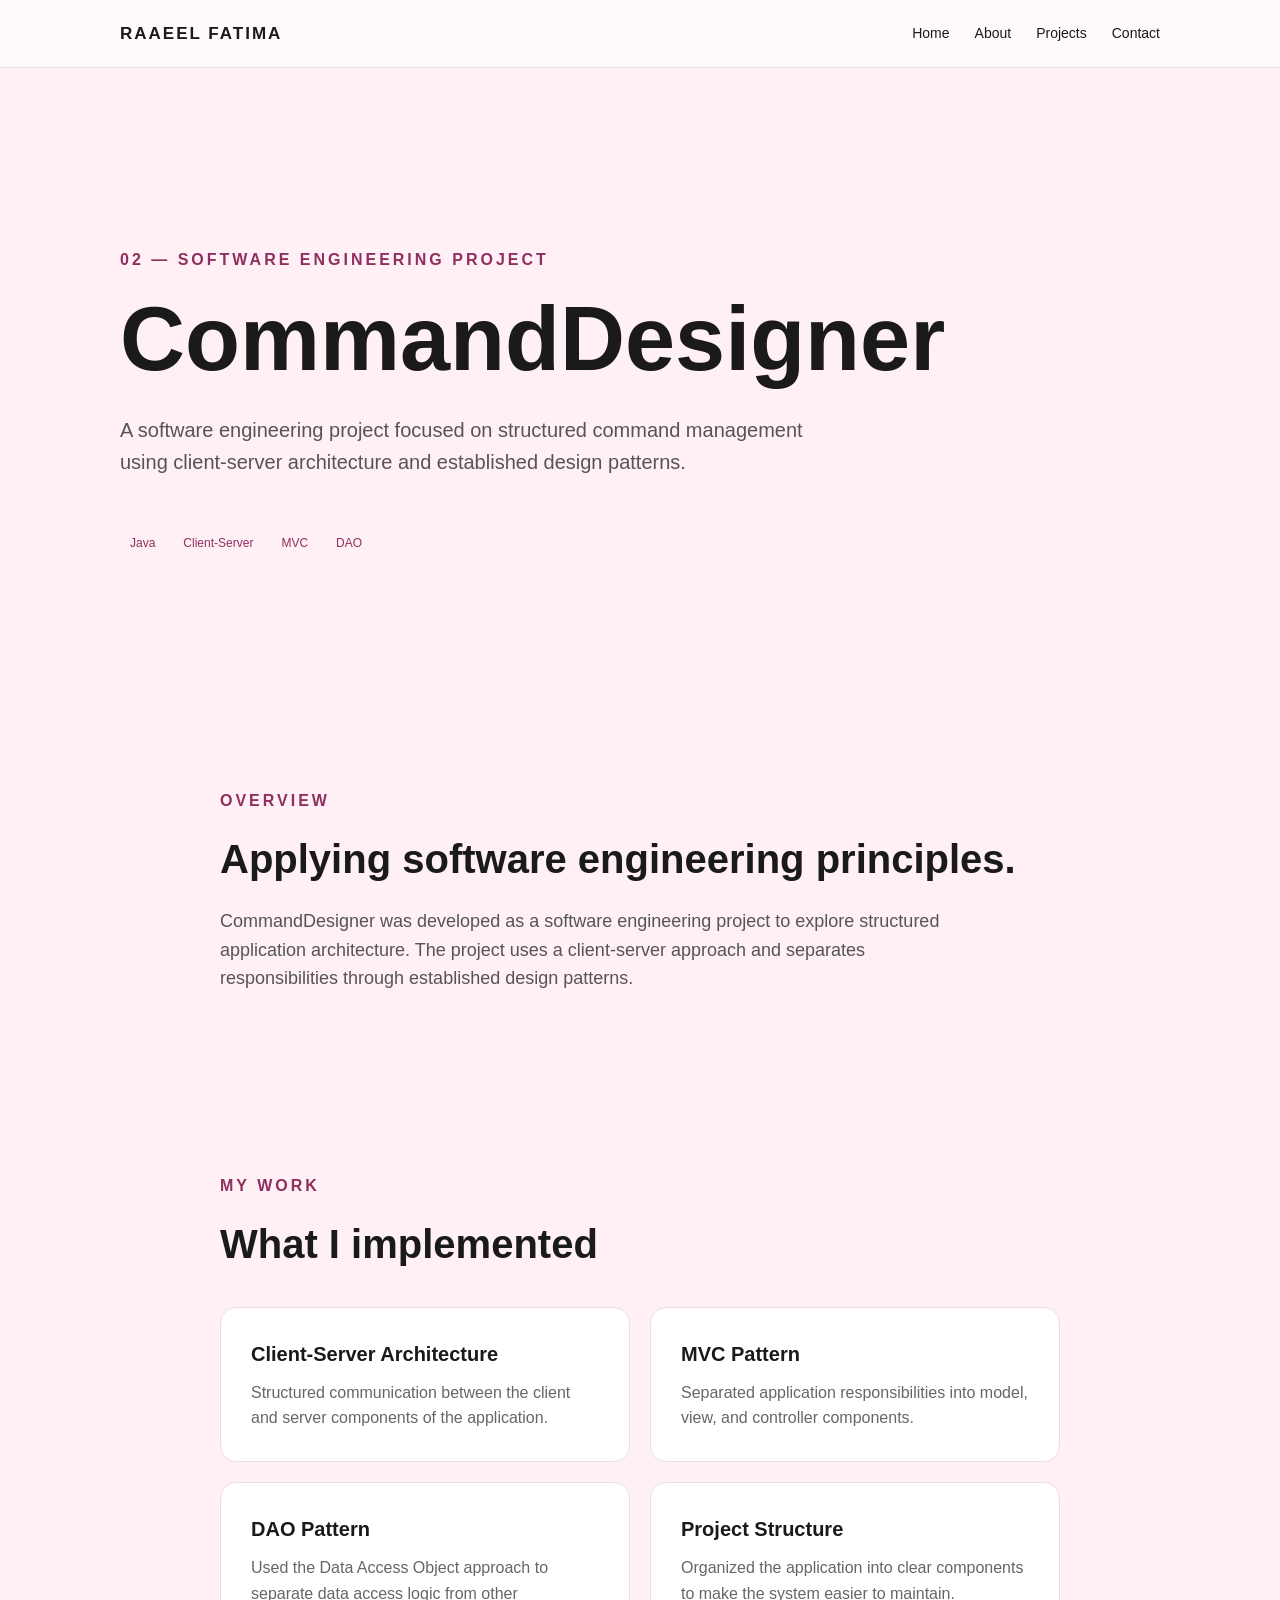
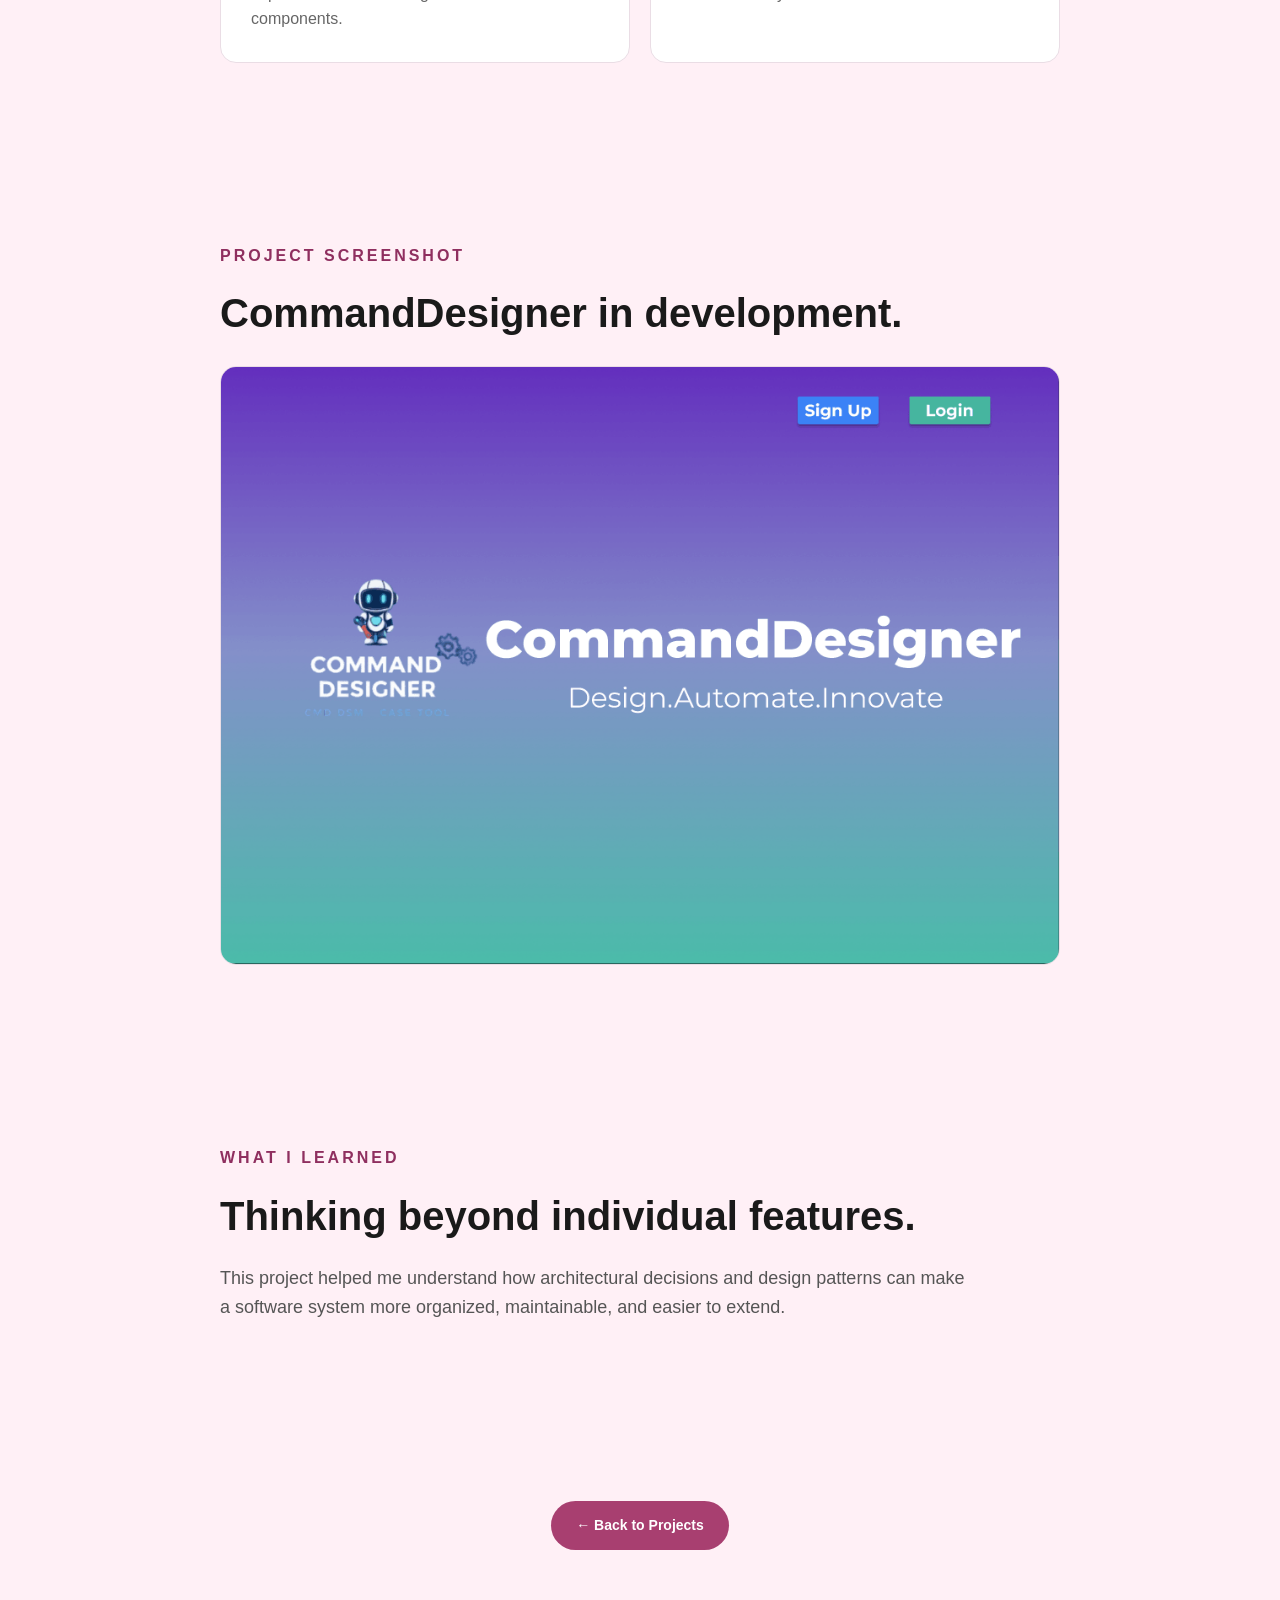
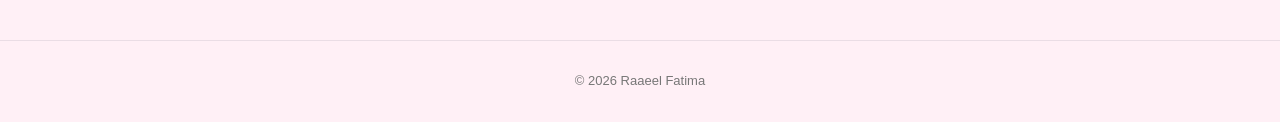
<file: commanddesigner.html>
<!DOCTYPE html>
<html lang="en">
<head>
    <meta charset="UTF-8">
    <meta name="viewport" content="width=device-width, initial-scale=1.0">

    <title>CommandDesigner — Raaeel Fatima</title>

    <meta name="description" content="CommandDesigner is a software engineering project built using client-server architecture, MVC, and DAO patterns by Raaeel Fatima.">

    <!-- Favicon -->
    <link rel="icon" type="image/png" href="favicon.png">

    <!-- Open Graph / Social Sharing -->
    <meta property="og:title" content="CommandDesigner — Raaeel Fatima">
    <meta property="og:site_name" content="Raaeel Fatima — Portfolio">
    <meta property="og:description" content="CommandDesigner is a software engineering project built using client-server architecture, MVC, and DAO patterns by Raaeel Fatima.">
    <meta property="og:type" content="website">
    <meta property="og:image" content="https://raaeel-portfolio.vercel.app/casetool.png">
    <meta property="og:image:width" content="994">
    <meta property="og:image:height" content="708">
    <meta property="og:url" content="https://raaeel-portfolio.vercel.app/commanddesigner.html">

    <!-- Twitter / X -->
    <meta name="twitter:card" content="summary_large_image">
    <meta name="twitter:title" content="CommandDesigner — Raaeel Fatima">
    <meta name="twitter:description" content="CommandDesigner is a software engineering project built using client-server architecture, MVC, and DAO patterns by Raaeel Fatima.">
    <meta name="twitter:image" content="https://raaeel-portfolio.vercel.app/casetool.png">

    <link rel="stylesheet" href="style.css">
</head>

<body>

    <header>
        <nav>
            <a href="index.html" class="logo">RAAEEL FATIMA</a>

            <div class="nav-links">
                <a href="index.html">Home</a>
                <a href="index.html#about">About</a>
                <a href="index.html#projects">Projects</a>
                <a href="index.html#contact">Contact</a>
            </div>
        </nav>
    </header>


    <main>

        <section class="case-hero">

            <p class="label">02 — SOFTWARE ENGINEERING PROJECT</p>

            <h1>CommandDesigner</h1>

            <p class="case-intro">
                A software engineering project focused on structured
                command management using client-server architecture
                and established design patterns.
            </p>

            <div class="project-meta">
                <span>Java</span>
                <span>Client-Server</span>
                <span>MVC</span>
                <span>DAO</span>
            </div>

        </section>


        <section class="case-section">

            <p class="label">OVERVIEW</p>

            <h2>Applying software engineering principles.</h2>

            <p>
                CommandDesigner was developed as a software engineering
                project to explore structured application architecture.
                The project uses a client-server approach and separates
                responsibilities through established design patterns.
            </p>

        </section>


        <section class="case-section">

            <p class="label">MY WORK</p>

            <h2>What I implemented</h2>

            <div class="case-grid">

                <div>
                    <h3>Client-Server Architecture</h3>
                    <p>
                        Structured communication between the client
                        and server components of the application.
                    </p>
                </div>

                <div>
                    <h3>MVC Pattern</h3>
                    <p>
                        Separated application responsibilities into
                        model, view, and controller components.
                    </p>
                </div>

                <div>
                    <h3>DAO Pattern</h3>
                    <p>
                        Used the Data Access Object approach to
                        separate data access logic from other components.
                    </p>
                </div>

                <div>
                    <h3>Project Structure</h3>
                    <p>
                        Organized the application into clear
                        components to make the system easier to maintain.
                    </p>
                </div>

            </div>

        </section>


        <section class="case-section">

            <p class="label">PROJECT SCREENSHOT</p>

            <h2>CommandDesigner in development.</h2>

            <img
                src="casetool.png"
                alt="CommandDesigner project screenshot"
                class="case-image"
            >

        </section>


        <section class="case-section">

            <p class="label">WHAT I LEARNED</p>

            <h2>Thinking beyond individual features.</h2>

            <p>
                This project helped me understand how architectural
                decisions and design patterns can make a software
                system more organized, maintainable, and easier to extend.
            </p>

        </section>


        <section class="case-section case-navigation">

            <a href="index.html#projects" class="button">← Back to Projects</a>
        </section>

    </main>


    <footer>
        <p>© 2026 Raaeel Fatima</p>
    </footer>

</body>
</html>
</file>
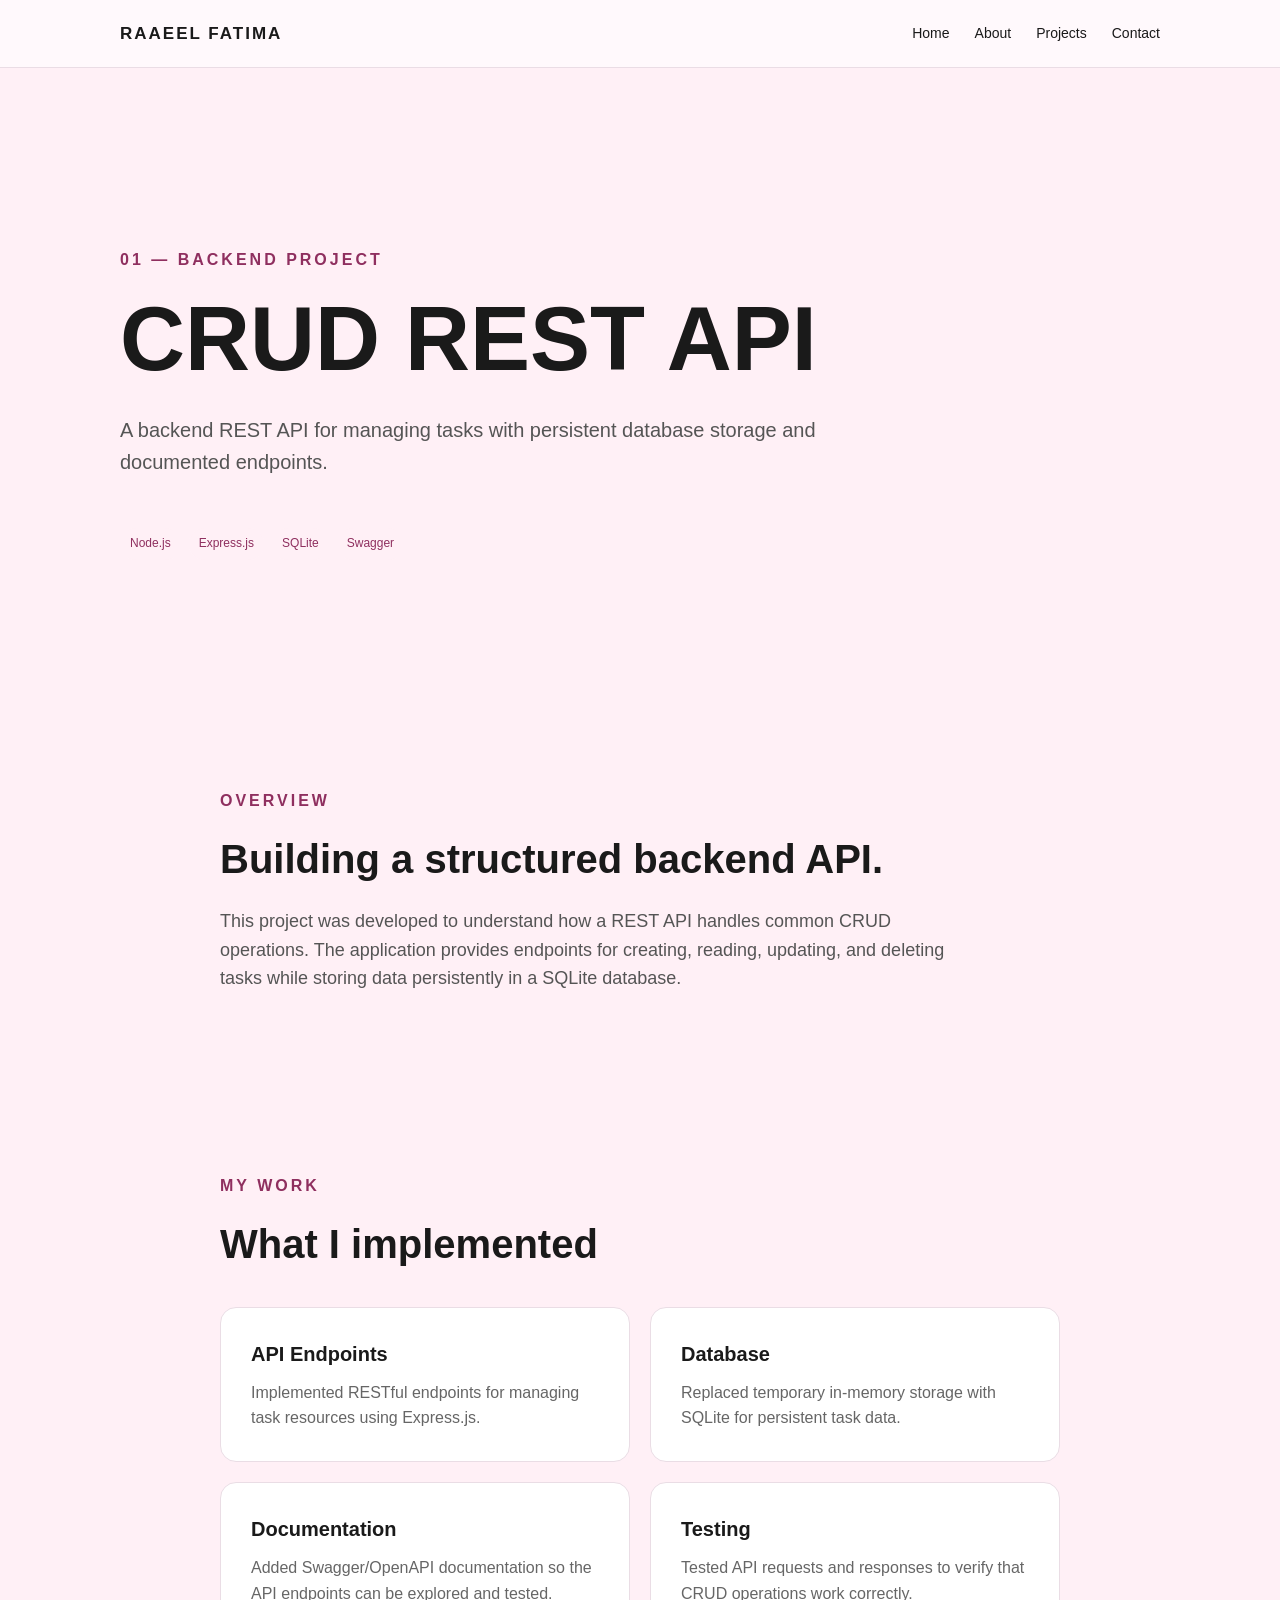
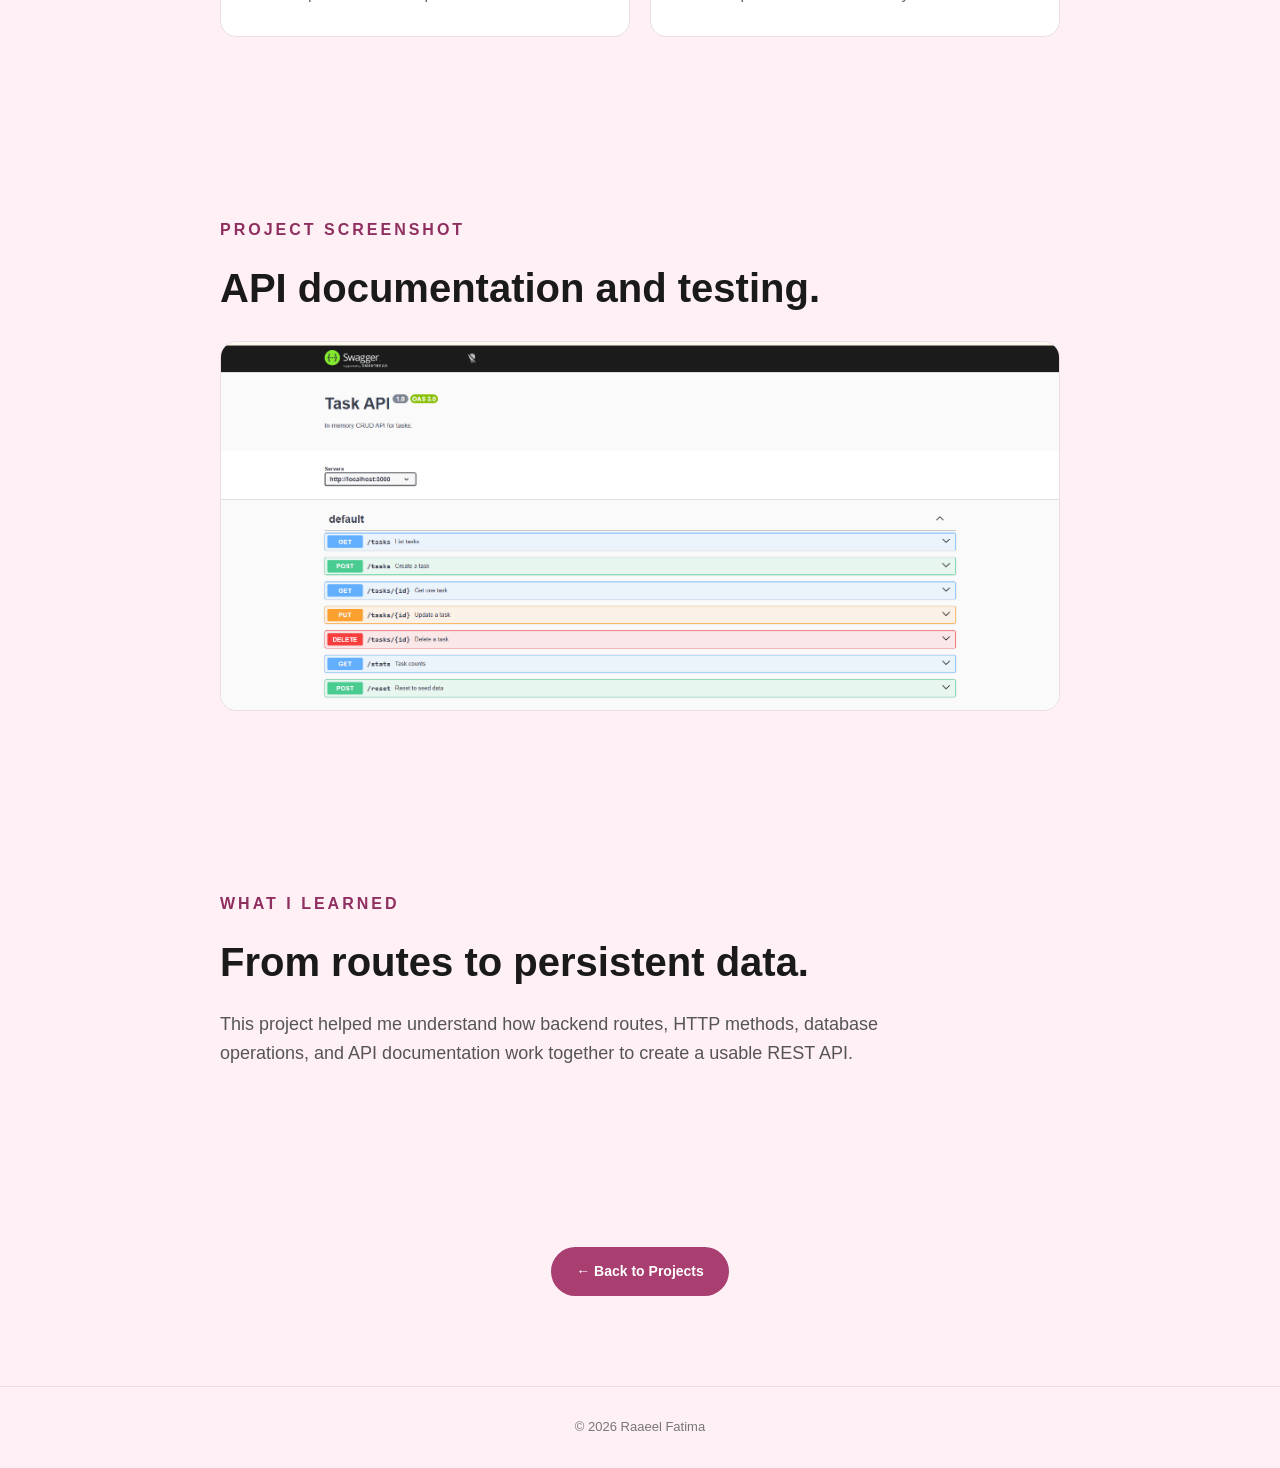
<file: crud-api.html>
<!DOCTYPE html>
<html lang="en">
<head>

    <meta charset="UTF-8">
    <meta name="viewport" content="width=device-width, initial-scale=1.0">

    <title>CRUD API — Raaeel Fatima</title>

    <meta name="description" content="CRUD REST API built with Node.js, Express.js, SQLite, and Swagger by Raaeel Fatima.">

    <!-- Favicon -->
    <link rel="icon" type="image/png" href="favicon.png">

    <!-- Open Graph / Social Sharing -->
    <meta property="og:title" content="CRUD API — Raaeel Fatima">
    <meta property="og:site_name" content="Raaeel Fatima — Portfolio">
    <meta property="og:description" content="CRUD REST API built with Node.js, Express.js, SQLite, and Swagger by Raaeel Fatima.">
    <meta property="og:type" content="website">
    <meta property="og:image" content="https://raaeel-portfolio.vercel.app/swagger.png">
    <meta property="og:image:width" content="1885">
    <meta property="og:image:height" content="829">
    <meta property="og:url" content="https://raaeel-portfolio.vercel.app/crud-api.html">

    <!-- Twitter / X -->
    <meta name="twitter:card" content="summary_large_image">
    <meta name="twitter:title" content="CRUD API — Raaeel Fatima">
    <meta name="twitter:description" content="CRUD REST API built with Node.js, Express.js, SQLite, and Swagger by Raaeel Fatima.">
    <meta name="twitter:image" content="https://raaeel-portfolio.vercel.app/swagger.png">

    <link rel="stylesheet" href="style.css">
</head>

<body>

    <header>
        <nav>
            <a href="index.html" class="logo">RAAEEL FATIMA</a>

            <div class="nav-links">
                <a href="index.html">Home</a>
                <a href="index.html#about">About</a>
                <a href="index.html#projects">Projects</a>
                <a href="index.html#contact">Contact</a>
            </div>
        </nav>
    </header>


    <main>

        <section class="case-hero">

            <p class="label">01 — BACKEND PROJECT</p>

            <h1>CRUD REST API</h1>

            <p class="case-intro">
                A backend REST API for managing tasks with
                persistent database storage and documented endpoints.
            </p>

            <div class="project-meta">
                <span>Node.js</span>
                <span>Express.js</span>
                <span>SQLite</span>
                <span>Swagger</span>
            </div>

        </section>


        <section class="case-section">

            <p class="label">OVERVIEW</p>

            <h2>Building a structured backend API.</h2>

            <p>
                This project was developed to understand how a REST API
                handles common CRUD operations. The application provides
                endpoints for creating, reading, updating, and deleting
                tasks while storing data persistently in a SQLite database.
            </p>

        </section>


        <section class="case-section">

            <p class="label">MY WORK</p>

            <h2>What I implemented</h2>

            <div class="case-grid">

                <div>
                    <h3>API Endpoints</h3>
                    <p>
                        Implemented RESTful endpoints for managing
                        task resources using Express.js.
                    </p>
                </div>

                <div>
                    <h3>Database</h3>
                    <p>
                        Replaced temporary in-memory storage with
                        SQLite for persistent task data.
                    </p>
                </div>

                <div>
                    <h3>Documentation</h3>
                    <p>
                        Added Swagger/OpenAPI documentation so the
                        API endpoints can be explored and tested.
                    </p>
                </div>

                <div>
                    <h3>Testing</h3>
                    <p>
                        Tested API requests and responses to verify
                        that CRUD operations work correctly.
                    </p>
                </div>

            </div>

        </section>


        <section class="case-section">

            <p class="label">PROJECT SCREENSHOT</p>

            <h2>API documentation and testing.</h2>

            <!-- Replace this with your actual screenshot filename -->
            <img
                src="swagger.png"
                alt="alt="Swagger API documentation for the CRUD REST API project""
                class="case-image"
            >

        </section>


        <section class="case-section">

            <p class="label">WHAT I LEARNED</p>

            <h2>From routes to persistent data.</h2>

            <p>
                This project helped me understand how backend routes,
                HTTP methods, database operations, and API documentation
                work together to create a usable REST API.
            </p>

        </section>


        <section class="case-section case-navigation">

          <a href="index.html#projects" class="button">← Back to Projects</a>

        </section>

    </main>


    <footer>
        <p>© 2026 Raaeel Fatima</p>
    </footer>

</body>
</html>
</file>
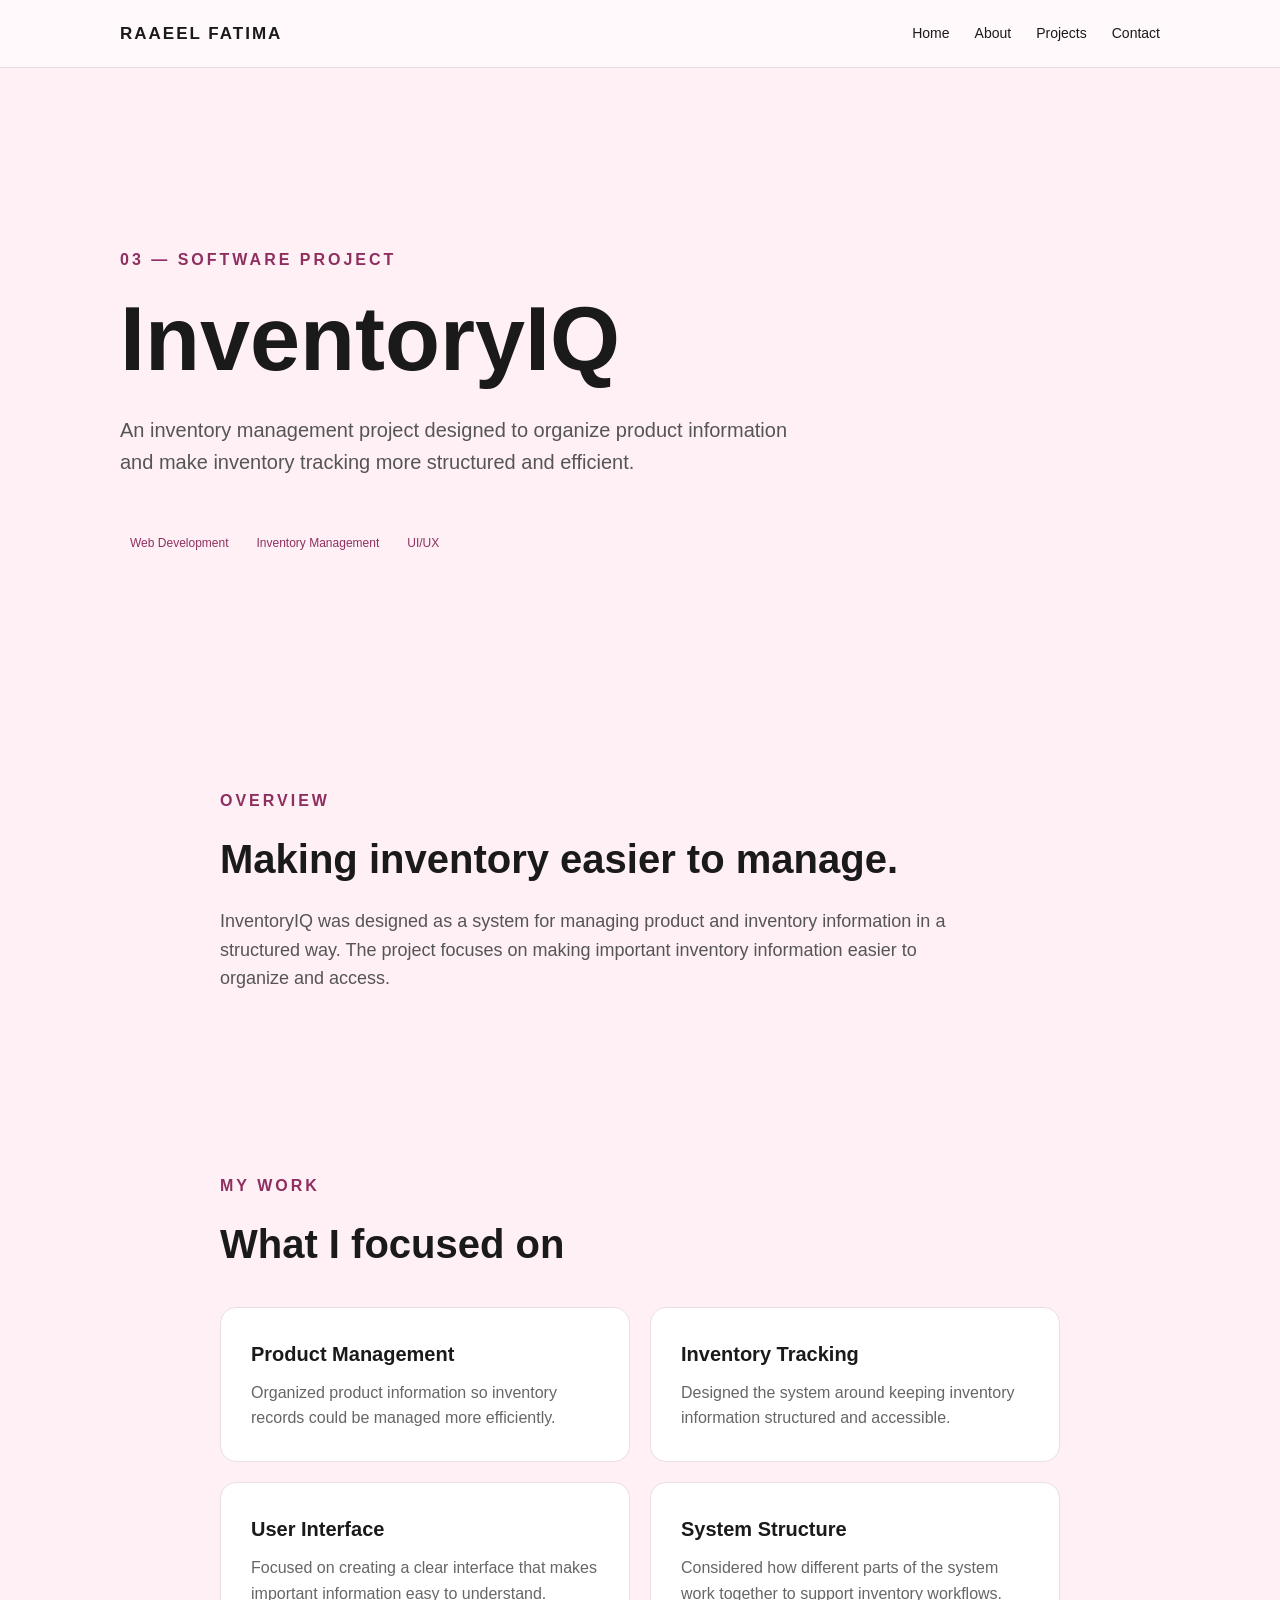
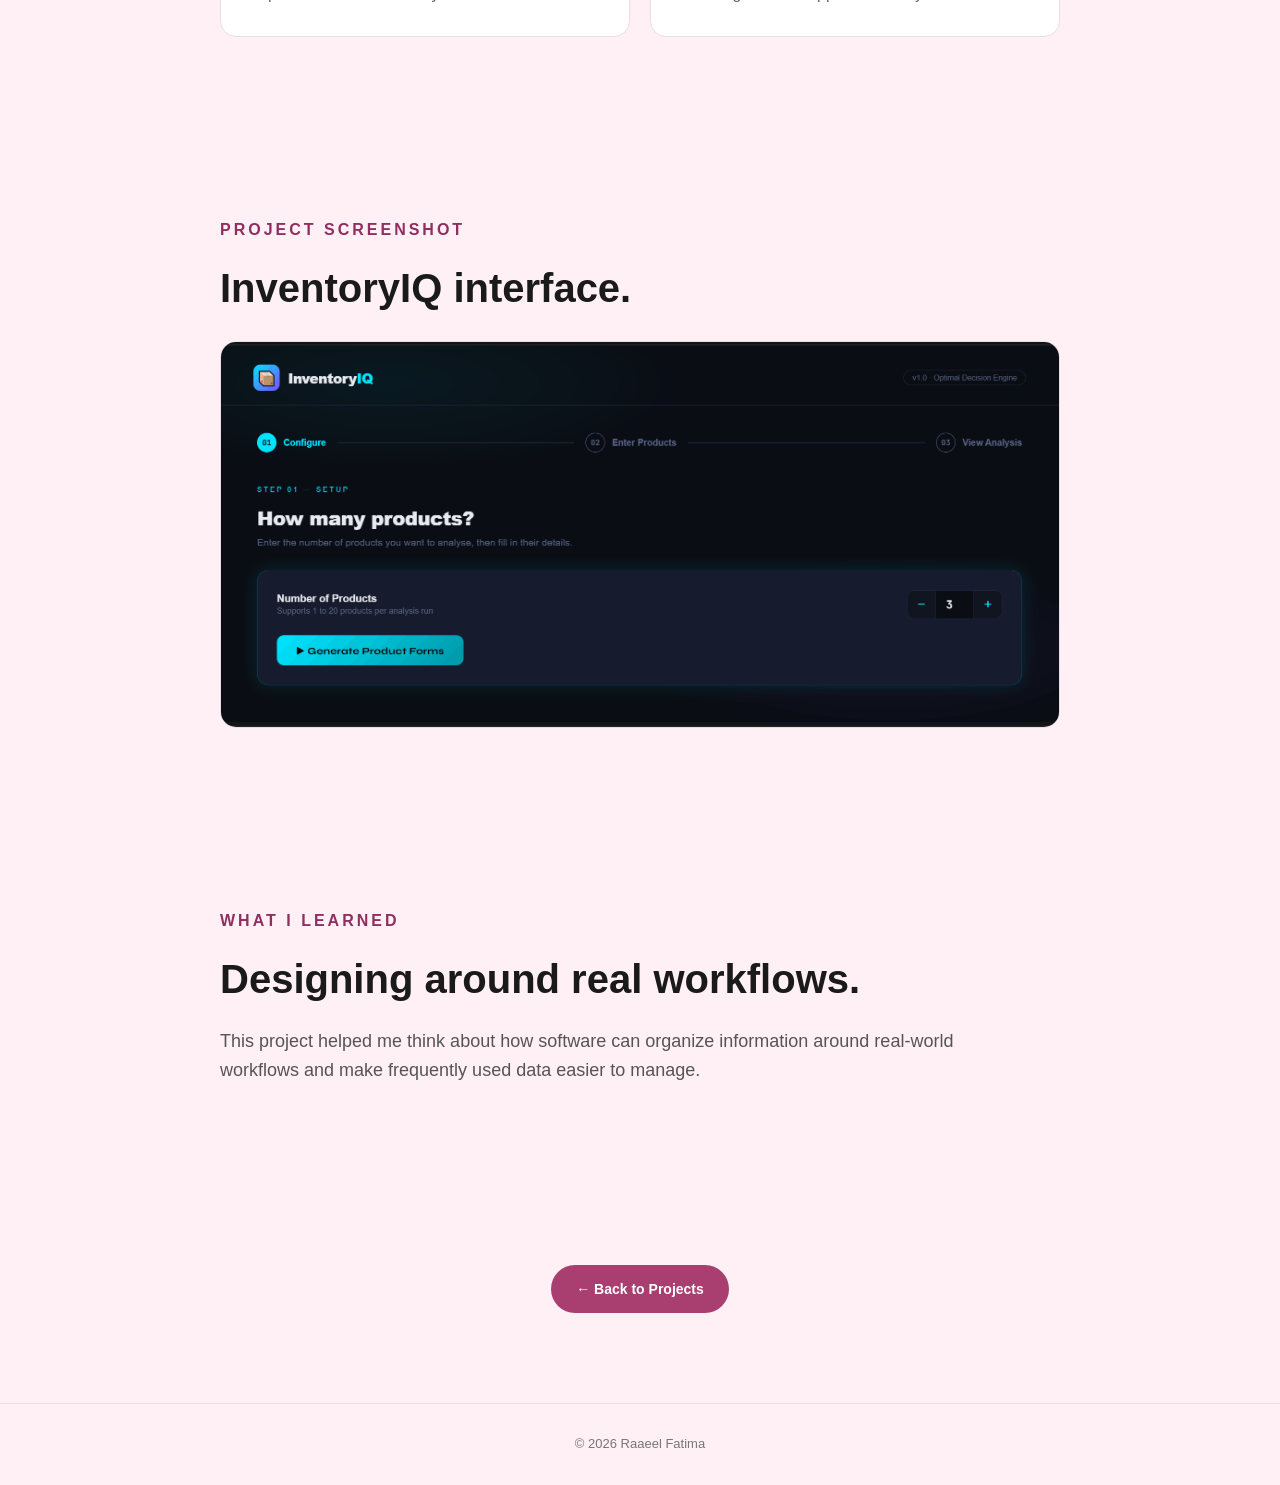
<file: inventoryiq.html>
<!DOCTYPE html>
<html lang="en">
<head>
    <meta charset="UTF-8">
    <meta name="viewport" content="width=device-width, initial-scale=1.0">

    <title>InventoryIQ — Raaeel Fatima</title>

    <meta name="description" content="InventoryIQ is an inventory management system designed to organize product information and make inventory tracking more structured and efficient.">

    <!-- Favicon -->
    <link rel="icon" type="image/png" href="favicon.png">

    <!-- Open Graph / Social Sharing -->
    <meta property="og:title" content="InventoryIQ — Raaeel Fatima">
    <meta property="og:site_name" content="Raaeel Fatima — Portfolio">
    <meta property="og:description" content="InventoryIQ is an inventory management system designed to organize product information and make inventory tracking more structured and efficient.">
    <meta property="og:type" content="website">
    <meta property="og:image" content="https://raaeel-portfolio.vercel.app/inventory.png">
    <meta property="og:image:width" content="1814">
    <meta property="og:image:height" content="835">
    <meta property="og:url" content="https://raaeel-portfolio.vercel.app/inventoryiq.html">

    <!-- Twitter / X -->
    <meta name="twitter:card" content="summary_large_image">
    <meta name="twitter:title" content="InventoryIQ — Raaeel Fatima">
    <meta name="twitter:description" content="InventoryIQ is an inventory management system designed to organize product information and make inventory tracking more structured and efficient.">
    <meta name="twitter:image" content="https://raaeel-portfolio.vercel.app/inventory.png">

    <link rel="stylesheet" href="style.css">
</head>

<body>

    <header>
        <nav>
            <a href="index.html" class="logo">RAAEEL FATIMA</a>

            <div class="nav-links">
                <a href="index.html">Home</a>
                <a href="index.html#about">About</a>
                <a href="index.html#projects">Projects</a>
                <a href="index.html#contact">Contact</a>
            </div>
        </nav>
    </header>


    <main>

        <section class="case-hero">

            <p class="label">03 — SOFTWARE PROJECT</p>

            <h1>InventoryIQ</h1>

            <p class="case-intro">
                An inventory management project designed to organize
                product information and make inventory tracking more
                structured and efficient.
            </p>

            <div class="project-meta">
                <span>Web Development</span>
                <span>Inventory Management</span>
                <span>UI/UX</span>
            </div>

        </section>


        <section class="case-section">

            <p class="label">OVERVIEW</p>

            <h2>Making inventory easier to manage.</h2>

            <p>
                InventoryIQ was designed as a system for managing
                product and inventory information in a structured way.
                The project focuses on making important inventory
                information easier to organize and access.
            </p>

        </section>


        <section class="case-section">

            <p class="label">MY WORK</p>

            <h2>What I focused on</h2>

            <div class="case-grid">

                <div>
                    <h3>Product Management</h3>
                    <p>
                        Organized product information so inventory
                        records could be managed more efficiently.
                    </p>
                </div>

                <div>
                    <h3>Inventory Tracking</h3>
                    <p>
                        Designed the system around keeping inventory
                        information structured and accessible.
                    </p>
                </div>

                <div>
                    <h3>User Interface</h3>
                    <p>
                        Focused on creating a clear interface that
                        makes important information easy to understand.
                    </p>
                </div>

                <div>
                    <h3>System Structure</h3>
                    <p>
                        Considered how different parts of the system
                        work together to support inventory workflows.
                    </p>
                </div>

            </div>

        </section>


        <section class="case-section">

            <p class="label">PROJECT SCREENSHOT</p>

            <h2>InventoryIQ interface.</h2>

            <img
                src="inventory.png"
                alt="InventoryIQ project screenshot"
                class="case-image"
            >

        </section>


        <section class="case-section">

            <p class="label">WHAT I LEARNED</p>

            <h2>Designing around real workflows.</h2>

            <p>
                This project helped me think about how software can
                organize information around real-world workflows and
                make frequently used data easier to manage.
            </p>

        </section>


        <section class="case-section case-navigation">
          <a href="index.html#projects" class="button">← Back to Projects</a>

        </section>

    </main>


    <footer>
        <p>© 2026 Raaeel Fatima</p>
    </footer>

</body>
</html>
</file>
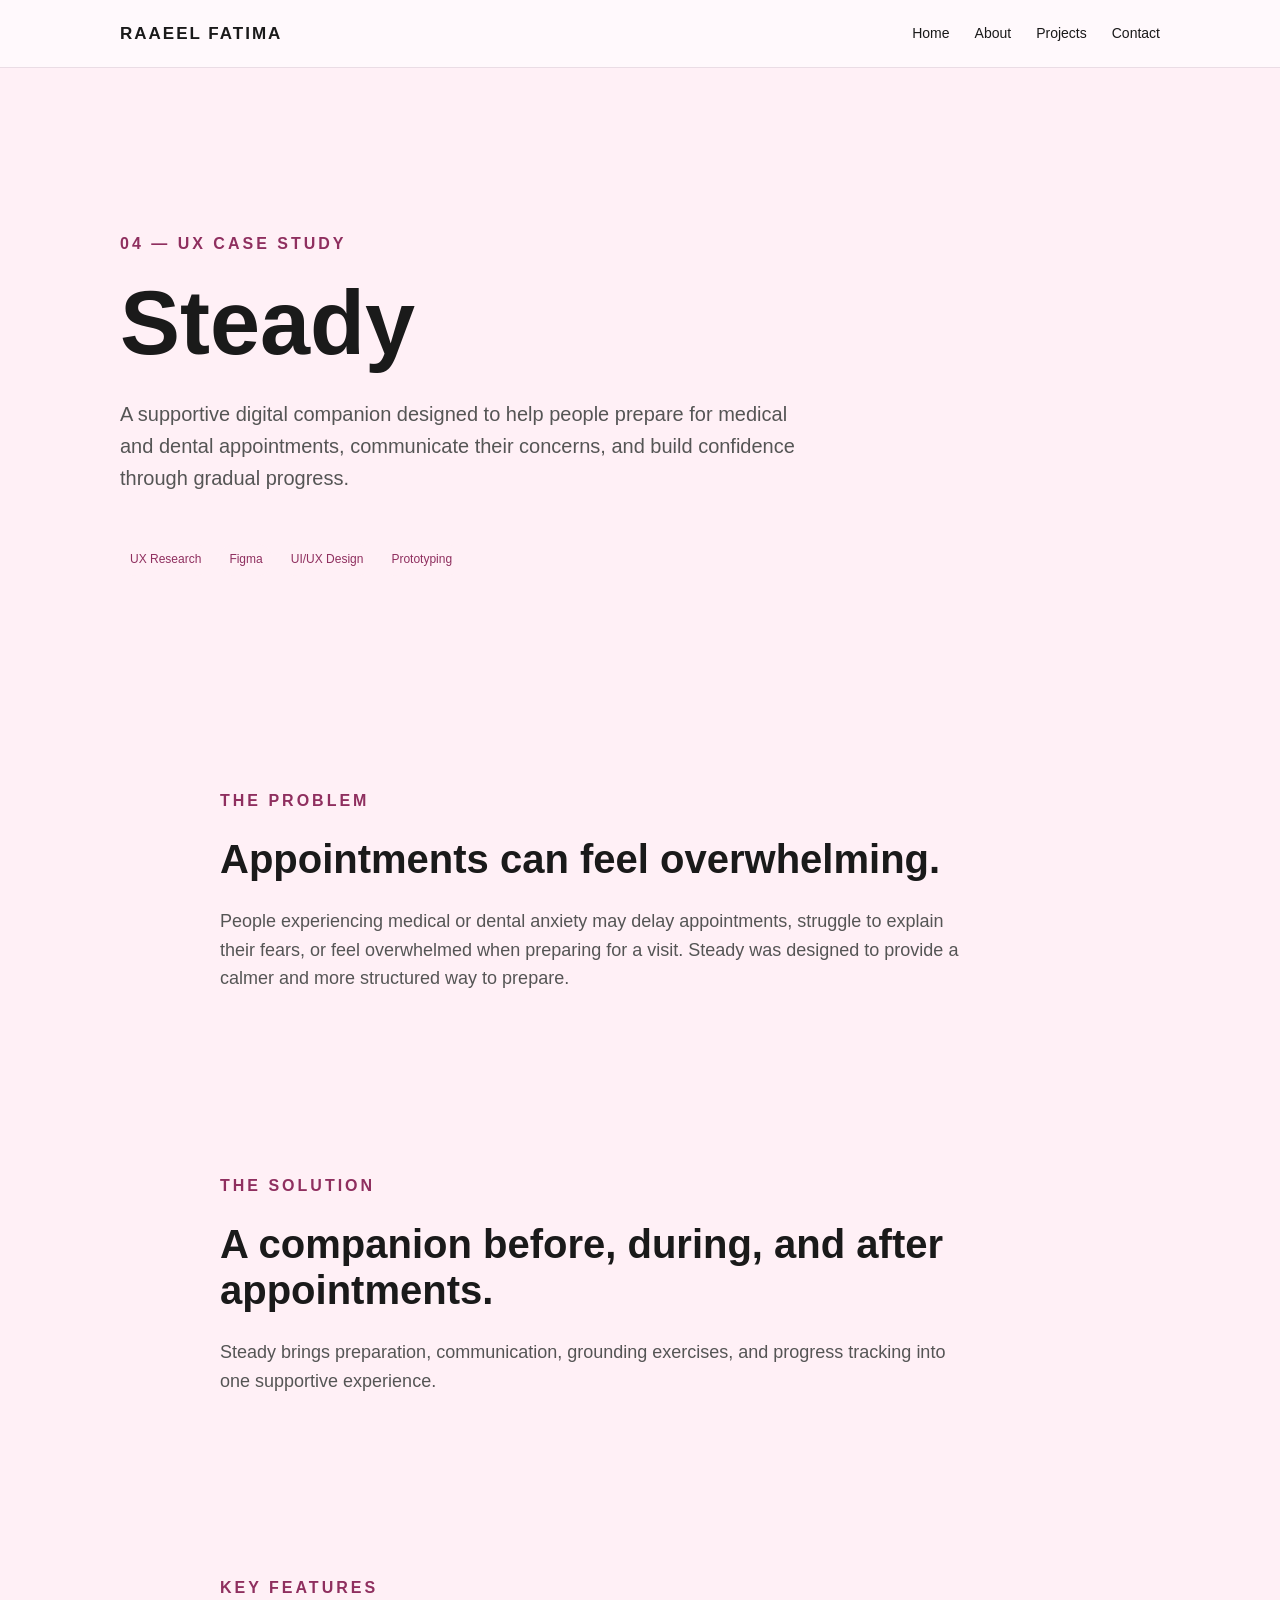
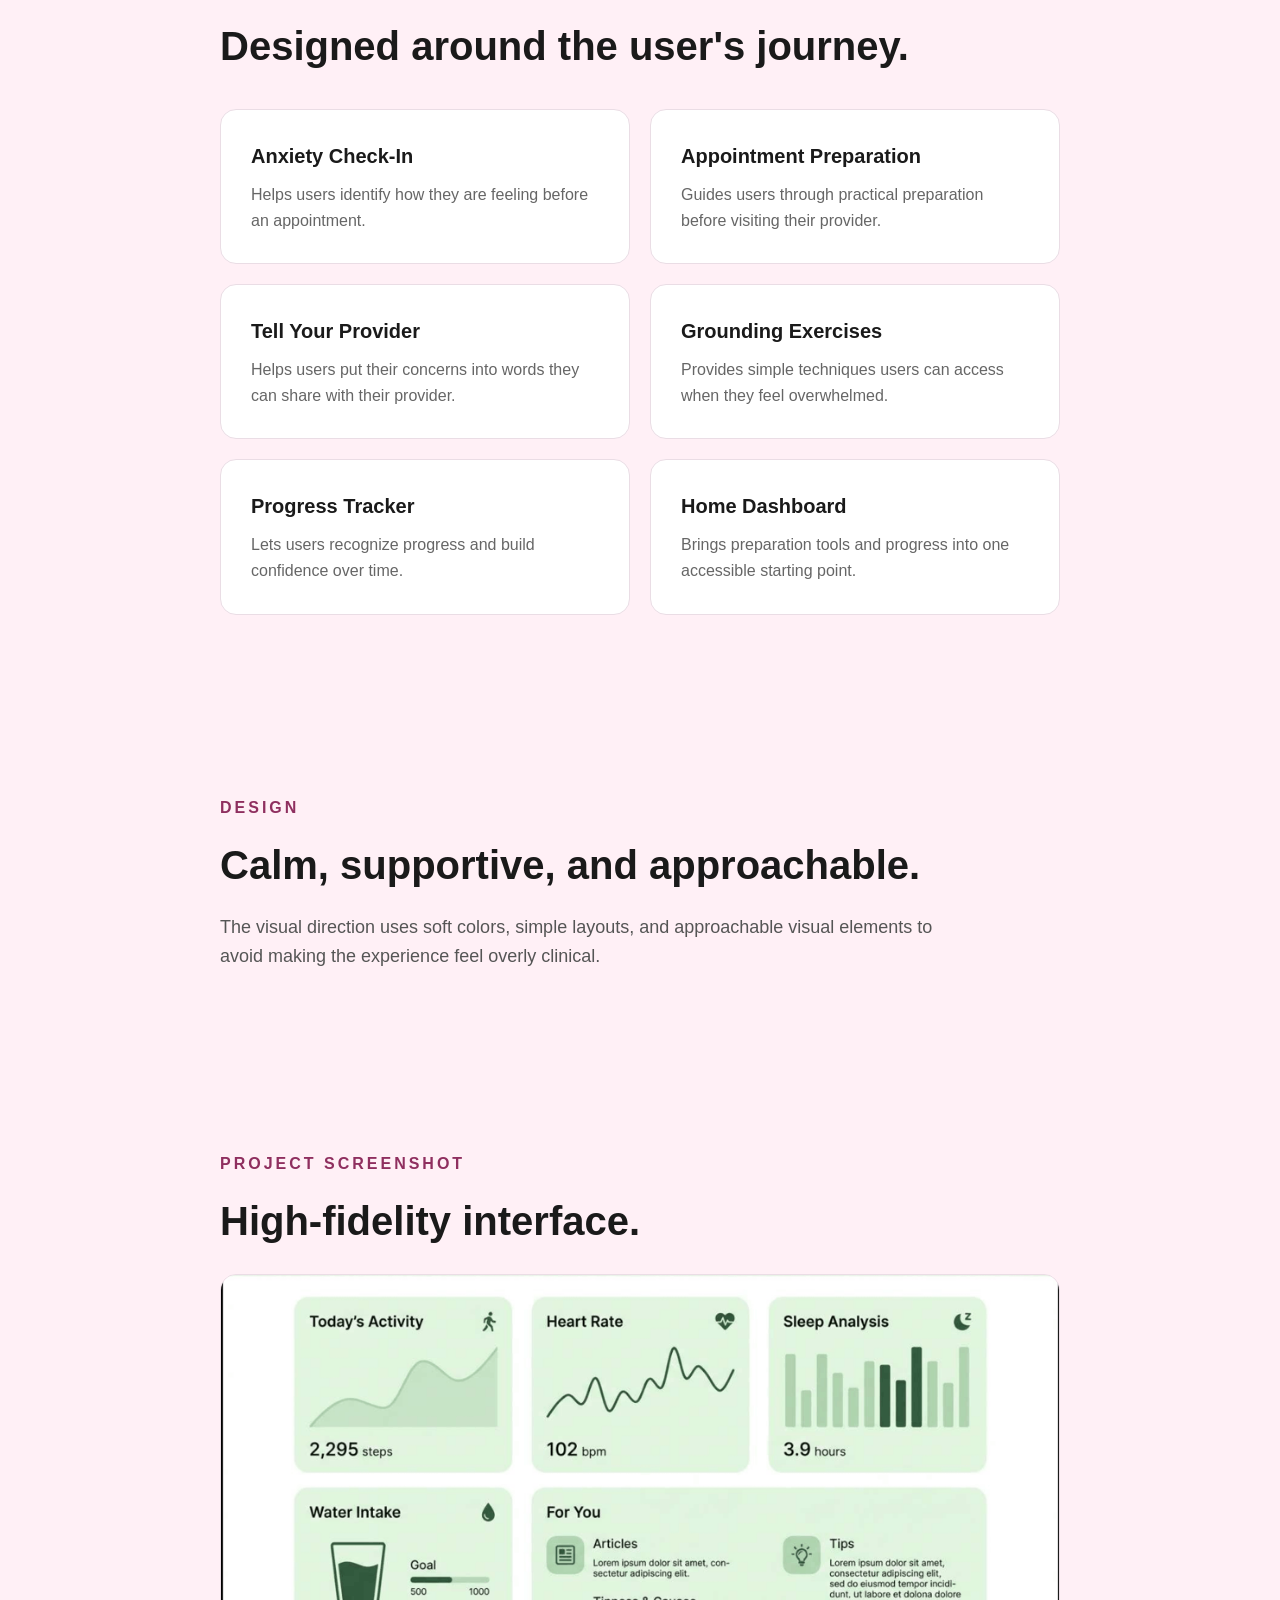
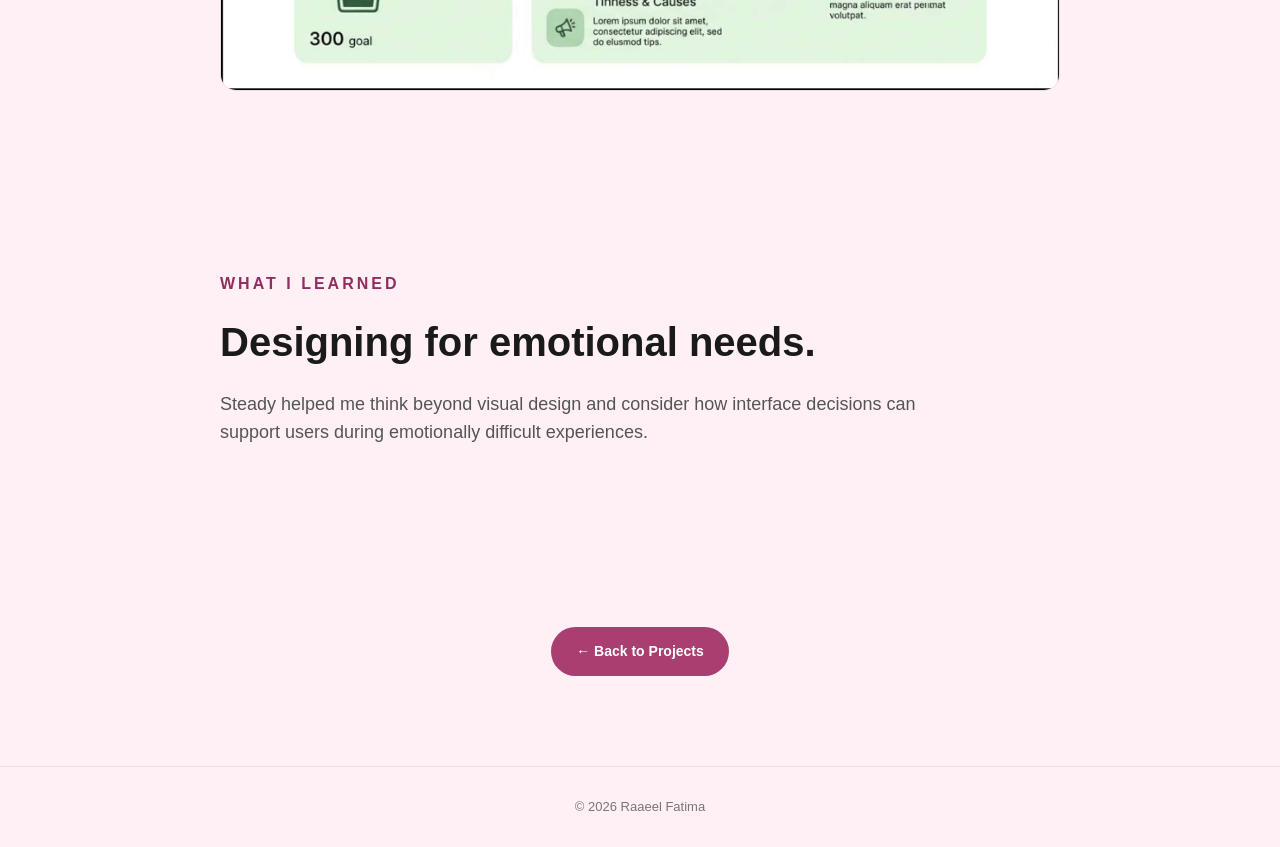
<file: steady.html>
<!DOCTYPE html>
<html lang="en">
<head>
    <meta charset="UTF-8">
    <meta name="viewport" content="width=device-width, initial-scale=1.0">

    <title>Steady — Raaeel Fatima</title>

    <meta name="description" content="Steady is a UX case study for a companion app designed to help users prepare for and manage dental and medical anxiety through guided preparation, communication tools, grounding exercises, and progress tracking.">

    <!-- Favicon -->
    <link rel="icon" type="image/png" href="favicon.png">

    <!-- Open Graph / Social Sharing -->
    <meta property="og:title" content="Steady — Raaeel Fatima">
    <meta property="og:site_name" content="Raaeel Fatima — Portfolio">
    <meta property="og:description" content="A UX case study for Steady, an app helping users prepare for medical and dental appointments through grounding, communication, and progress tools.">
    <meta property="og:type" content="website">
    <meta property="og:image" content="https://raaeel-portfolio.vercel.app/steady.png">
    <meta property="og:image:width" content="970">
    <meta property="og:image:height" content="480">
    <meta property="og:url" content="https://raaeel-portfolio.vercel.app/steady.html">

    <!-- Twitter / X -->
    <meta name="twitter:card" content="summary_large_image">
    <meta name="twitter:title" content="Steady — Raaeel Fatima">
   <meta name="description" content="UX case study for Steady, an app helping users prepare for medical and dental appointments through grounding, communication, and progress tools.">
    <meta name="twitter:image" content="https://raaeel-portfolio.vercel.app/steady.png">

    <link rel="stylesheet" href="style.css">
</head>

<body>

    <header>
        <nav>
            <a href="index.html" class="logo">RAAEEL FATIMA</a>

            <div class="nav-links">
                <a href="index.html">Home</a>
                <a href="index.html#about">About</a>
                <a href="index.html#projects">Projects</a>
                <a href="index.html#contact">Contact</a>
            </div>
        </nav>
    </header>


    <main>

        <section class="case-hero">

            <p class="label">04 — UX CASE STUDY</p>

            <h1>Steady</h1>

            <p class="case-intro">
                A supportive digital companion designed to help
                people prepare for medical and dental appointments,
                communicate their concerns, and build confidence
                through gradual progress.
            </p>

            <div class="project-meta">
                <span>UX Research</span>
                <span>Figma</span>
                <span>UI/UX Design</span>
                <span>Prototyping</span>
            </div>

        </section>


        <section class="case-section">

            <p class="label">THE PROBLEM</p>

            <h2>Appointments can feel overwhelming.</h2>

            <p>
                People experiencing medical or dental anxiety may
                delay appointments, struggle to explain their fears,
                or feel overwhelmed when preparing for a visit.
                Steady was designed to provide a calmer and more
                structured way to prepare.
            </p>

        </section>


        <section class="case-section">

            <p class="label">THE SOLUTION</p>

            <h2>A companion before, during, and after appointments.</h2>

            <p>
                Steady brings preparation, communication, grounding
                exercises, and progress tracking into one supportive
                experience.
            </p>

        </section>


        <section class="case-section">

            <p class="label">KEY FEATURES</p>

            <h2>Designed around the user's journey.</h2>

            <div class="case-grid">

                <div>
                    <h3>Anxiety Check-In</h3>
                    <p>
                        Helps users identify how they are feeling
                        before an appointment.
                    </p>
                </div>

                <div>
                    <h3>Appointment Preparation</h3>
                    <p>
                        Guides users through practical preparation
                        before visiting their provider.
                    </p>
                </div>

                <div>
                    <h3>Tell Your Provider</h3>
                    <p>
                        Helps users put their concerns into words
                        they can share with their provider.
                    </p>
                </div>

                <div>
                    <h3>Grounding Exercises</h3>
                    <p>
                        Provides simple techniques users can access
                        when they feel overwhelmed.
                    </p>
                </div>

                <div>
                    <h3>Progress Tracker</h3>
                    <p>
                        Lets users recognize progress and build
                        confidence over time.
                    </p>
                </div>

                <div>
                    <h3>Home Dashboard</h3>
                    <p>
                        Brings preparation tools and progress into
                        one accessible starting point.
                    </p>
                </div>

            </div>

        </section>


        <section class="case-section">

            <p class="label">DESIGN</p>

            <h2>Calm, supportive, and approachable.</h2>

            <p>
                The visual direction uses soft colors, simple
                layouts, and approachable visual elements to avoid
                making the experience feel overly clinical.
            </p>

        </section>


        <section class="case-section">

            <p class="label">PROJECT SCREENSHOT</p>

            <h2>High-fidelity interface.</h2>

            <img
                src="steady.png"
                alt="Steady UX case study screenshot"
                class="case-image"
            >

        </section>


        <section class="case-section">

            <p class="label">WHAT I LEARNED</p>

            <h2>Designing for emotional needs.</h2>

            <p>
                Steady helped me think beyond visual design and
                consider how interface decisions can support users
                during emotionally difficult experiences.
            </p>

        </section>


        <section class="case-section case-navigation">

         <a href="index.html#projects" class="button">← Back to Projects</a>

        </section>

    </main>


    <footer>
        <p>© 2026 Raaeel Fatima</p>
    </footer>

</body>
</html>
</file>
<file: style.css>
* {
    margin: 0;
    padding: 0;
    box-sizing: border-box;
}

html {
    scroll-behavior: smooth;
}

body {
    font-family: Arial, sans-serif;
    background: #fff0f6;
    color: #1a1a1a;
    line-height: 1.6;
}

/* NAVIGATION */

header {
    position: sticky;
    top: 0;
    z-index: 100;
    background: rgba(255, 249, 252, 0.95);
    border-bottom: 1px solid #eadde5;
}

nav {
    max-width: 1100px;
    margin: auto;
    padding: 20px 30px;

    display: flex;
    justify-content: space-between;
    align-items: center;
}

.logo {
    color: #1a1a1a;
    text-decoration: none;
    font-size: 17px;
    font-weight: 700;
    letter-spacing: 2px;
}

.nav-links {
    display: flex;
    gap: 25px;
}

.nav-links a {
    color: #1a1a1a;
    text-decoration: none;
    font-size: 14px;
}

.nav-links a:hover {
    color: #a83f70;
}


/* GENERAL */

main {
    max-width: 1100px;
    margin: auto;
}

section {
    padding: 110px 30px;
    scroll-margin-top: 80px;
}

.label {
    color: #8F2F5F;
    font-size: 16px;
    font-weight: 700;
    letter-spacing: 3px;
    margin-bottom: 22px;
}

/* HERO */

.hero {
    min-height: 90vh;

    display: flex;
    flex-direction: column;
    justify-content: center;
    align-items: center;

    text-align: center;
}

.hero h1 {
    max-width: 800px;
     font-size: clamp(42px, 7vw, 76px);
    line-height: 1.05;
    margin-bottom: 30px;
}

.intro {
    max-width: 600px;
    font-size: 19px;
    color: #555;
    margin-bottom: 35px;
}


/* BUTTON */

.button {
    display: inline-block;
    padding: 13px 25px;

    background:  #a83f70;
    color: white;

    text-decoration: none;
    border-radius: 30px;

    font-size: 14px;
    font-weight: bold;

    transition: 0.2s ease;
}

.button:hover {
    transform: translateY(-2px);
    opacity: 0.9;
}



/* ABOUT */

#about {
    max-width: 850px;
}

#about h2,
#projects h2,
#contact h2 {
    font-size: 42px;
    line-height: 1.15;
    margin-bottom: 25px;
}

#about > p:last-child {
    max-width: 700px;
    color: #555;
    font-size: 18px;
}


/* PROJECTS */

.projects {
    margin-top: 50px;

    display: grid;
    grid-template-columns: repeat(2, 1fr);
    gap: 25px;
}

.project-card {
    position: relative;
}

.project-image {
    width: 65px;
    height: 65px;
    object-fit: cover;
    border-radius: 10px;
    display: block;
    margin-bottom: 14px;
    border: 1px solid #e8c7d8;
}

.project-card span {
    display: block;
    margin-bottom: 6px;
    color: #a83f70;
}

.project-card:hover {
    transform: translateY(-5px);
    border-color: #d96c9d;
}

.project-card span {
    color: #d96c9d;
    font-size: 13px;
    font-weight: bold;
}

.project-card h3 {
    margin: 18px 0 10px;
    font-size: 25px;
}

.project-card p {
    color: #666;
}


/* CONTACT */

#contact {
    text-align: center;
}

#contact p:not(.label) {
    color: #666;
    margin-bottom: 30px;
}


/* FOOTER */

footer {
    text-align: center;
    padding: 30px;
    border-top: 1px solid #eadde5;
    color: #777;
    font-size: 13px;
}


/* MOBILE */

@media (max-width: 700px) {

    nav {
        padding: 18px 20px;
    }

    .nav-links {
        gap: 12px;
    }

    .nav-links a {
        font-size: 12px;
    }

    section {
        padding: 80px 20px;
    }

    .hero h1 {
        font-size: 43px;
    }

    .projects {
        grid-template-columns: 1fr;
    }

    #about h2,
    #projects h2,
    #contact h2 {
        font-size: 34px;
    }
}
.project-meta {
    display: flex;
    flex-wrap: wrap;
    gap: 8px;
    margin-top: 20px;
}

.project-meta span {
    padding: 6px 10px;
    background: #fff0f6;
    color: #8F2F5F;
    border-radius: 20px;
    font-size: 12px;
}

.project-link {
    display: inline-block;
    margin-top: 22px;
    color:#8F2F5F;
    text-decoration: none;
    font-weight: bold;
    font-size: 14px;
}

.project-link:hover {
    text-decoration: underline;
}

/* CASE STUDY PAGES */

.case-hero {
    min-height: 70vh;
    padding: 120px 30px 80px;
    display: flex;
    flex-direction: column;
    justify-content: center;
}

.case-hero h1 {
    max-width: 900px;
    font-size: clamp(50px, 8vw, 90px);
    line-height: 1;
    margin-bottom: 30px;
}

.case-intro {
    max-width: 700px;
    font-size: 20px;
    color: #555;
    margin-bottom: 30px;
}

.case-section {
    max-width: 900px;
    margin: auto;
    padding: 90px 30px;
}

.case-section h2 {
    font-size: 40px;
    line-height: 1.15;
    margin-bottom: 25px;
}

.case-section > p:not(.label) {
    max-width: 750px;
    color: #555;
    font-size: 18px;
}

.case-grid {
    display: grid;
    grid-template-columns: repeat(2, 1fr);
    gap: 20px;
    margin-top: 40px;
}

.case-grid > div {
    padding: 30px;
    background: white;
    border: 1px solid #eadde5;
    border-radius: 16px;
}

.case-grid h3 {
    margin-bottom: 10px;
    font-size: 20px;
}

.case-grid p {
    color: #666;
}

.case-image {
    width: 100%;
    margin-top: 30px;
    display: block;
    border-radius: 16px;
    border: 1px solid #eadde5;
}

.case-navigation {
    text-align: center;
}


/* MOBILE CASE STUDY */

@media (max-width: 700px) {

    .case-hero {
        min-height: 60vh;
        padding: 90px 20px 60px;
    }

    .case-hero h1 {
        font-size: 48px;
    }

    .case-section {
        padding: 70px 20px;
    }

    .case-section h2 {
        font-size: 32px;
    }

    .case-grid {
        grid-template-columns: 1fr;
    }
}
.contact-links {
    margin-top: 25px;
    display: flex;
    justify-content: center;
    align-items: center;
    gap: 25px;
}

.contact-links a {
    color: #8F2F5F;
    text-decoration: none;
    font-weight: bold;
    font-size: 14px;
}

.contact-links a:hover {
    color: #8e4770;
    text-decoration: none;
}
.contact-form {
    width: 100%;
    max-width: 650px;
    margin: 35px auto 0;
    display: flex;
    flex-direction: column;
    gap: 18px;
}

.contact-form input,
.contact-form textarea {
    width: 100%;
    box-sizing: border-box;
    padding: 16px 18px;
    border: 1px solid #e8c7d8;
    border-radius: 12px;
    background: #fff0f6;
    color: #1a1a1a;
    font-family: inherit;
    font-size: 15px;
    outline: none;
    transition: 0.3s ease;
}

.contact-form input {
    height: 52px;
}

.contact-form textarea {
    min-height: 160px;
    resize: vertical;
}

.contact-form input:focus,
.contact-form textarea:focus {
    border-color: #d96c9d;
    box-shadow: 0 0 0 3px rgba(217, 108, 157, 0.12);
}

.contact-form input::placeholder,
.contact-form textarea::placeholder {
    color: #9b8790;
}

.contact-form .button {
    align-self: flex-start;
    border: none;
    cursor: pointer;
    font-family: inherit;
}

@media (max-width: 600px) {
    .contact-form {
        max-width: 100%;
    }

    .contact-form input,
    .contact-form textarea {
        font-size: 14px;
    }

    .contact-form .button {
        width: 100%;
    }
}
@media (max-width: 700px) {

    header {
        padding: 18px 20px;
    }

    nav {
        flex-direction: column;
        align-items: center;
        gap: 16px;
    }

    .logo {
        font-size: 18px;
        text-align: center;
        white-space: nowrap;
    }

    .nav-links {
        width: 100%;
        display: flex;
        justify-content: center;
        align-items: center;
        flex-wrap: wrap;
        gap: 10px 16px;
    }

    .nav-links a {
        font-size: 13px;
        white-space: nowrap;
    }

    .hero {
        padding-top: 70px;
    }
}
</file>
